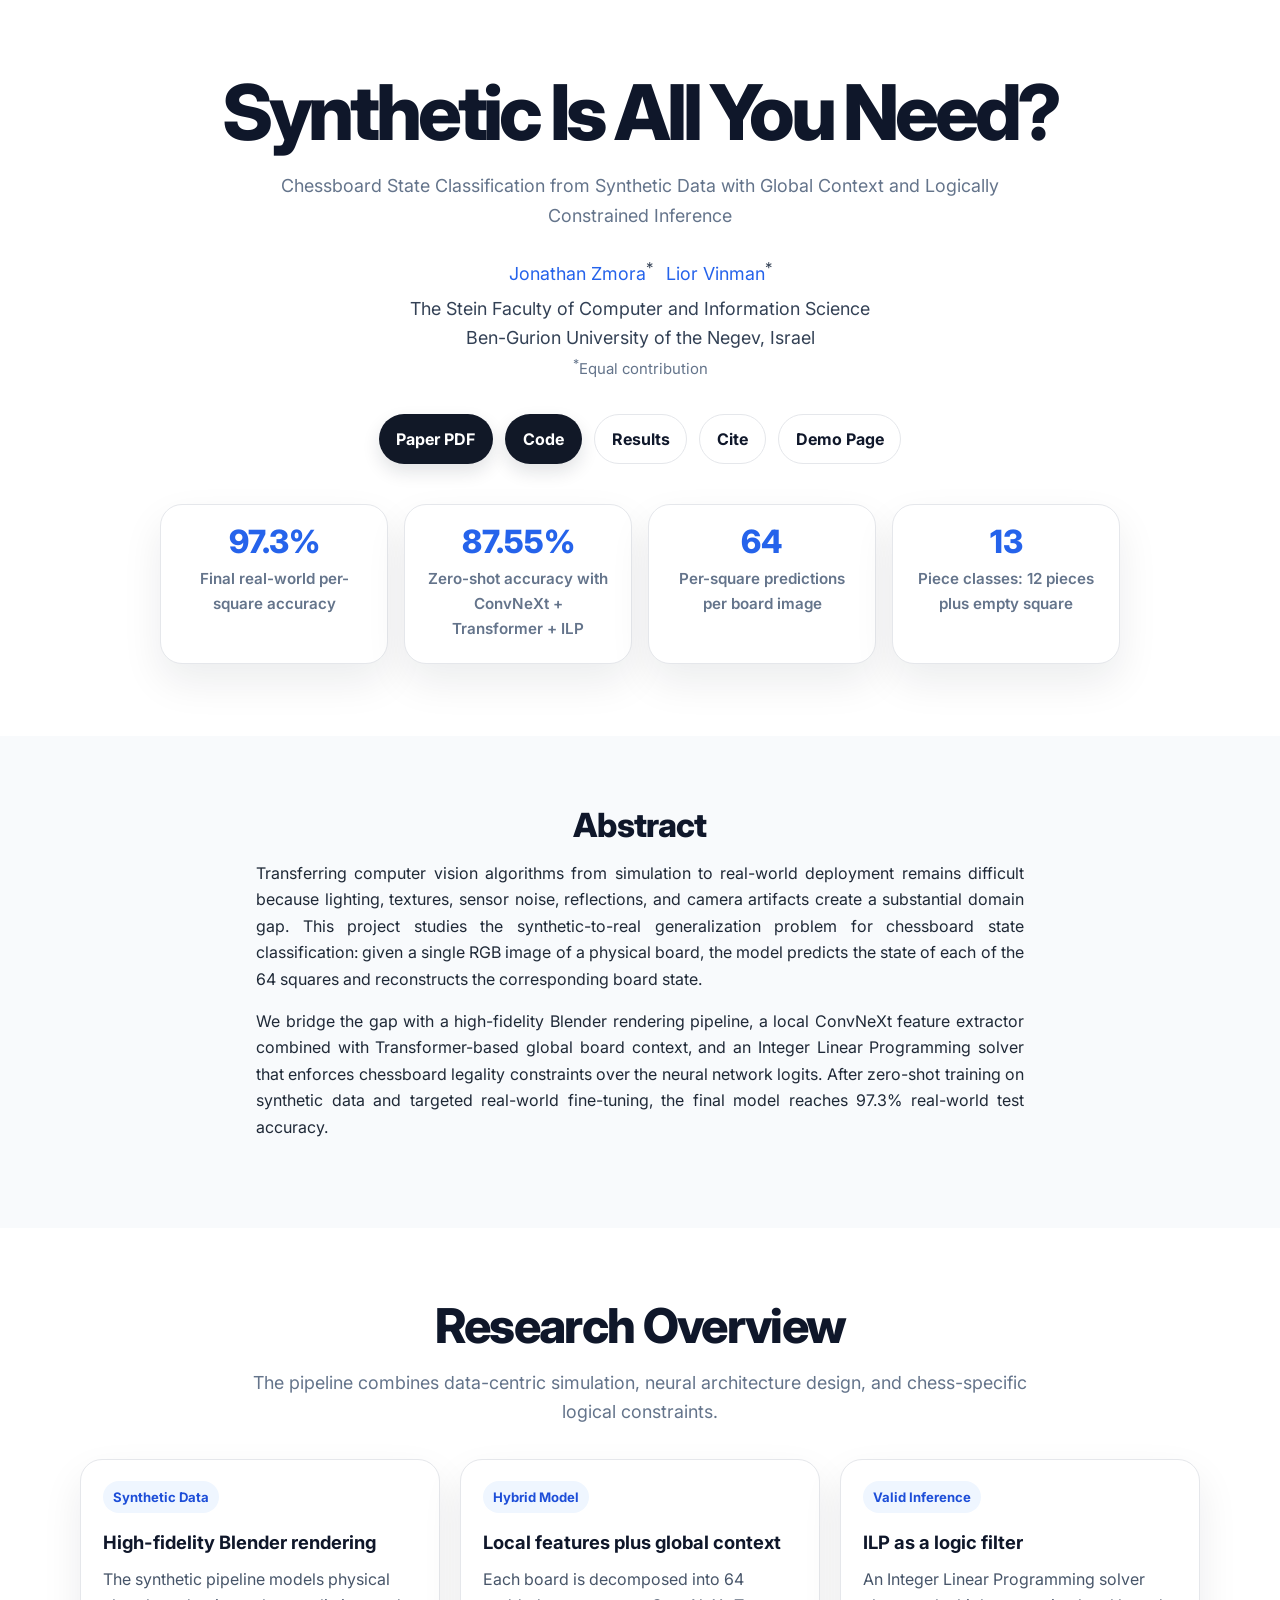
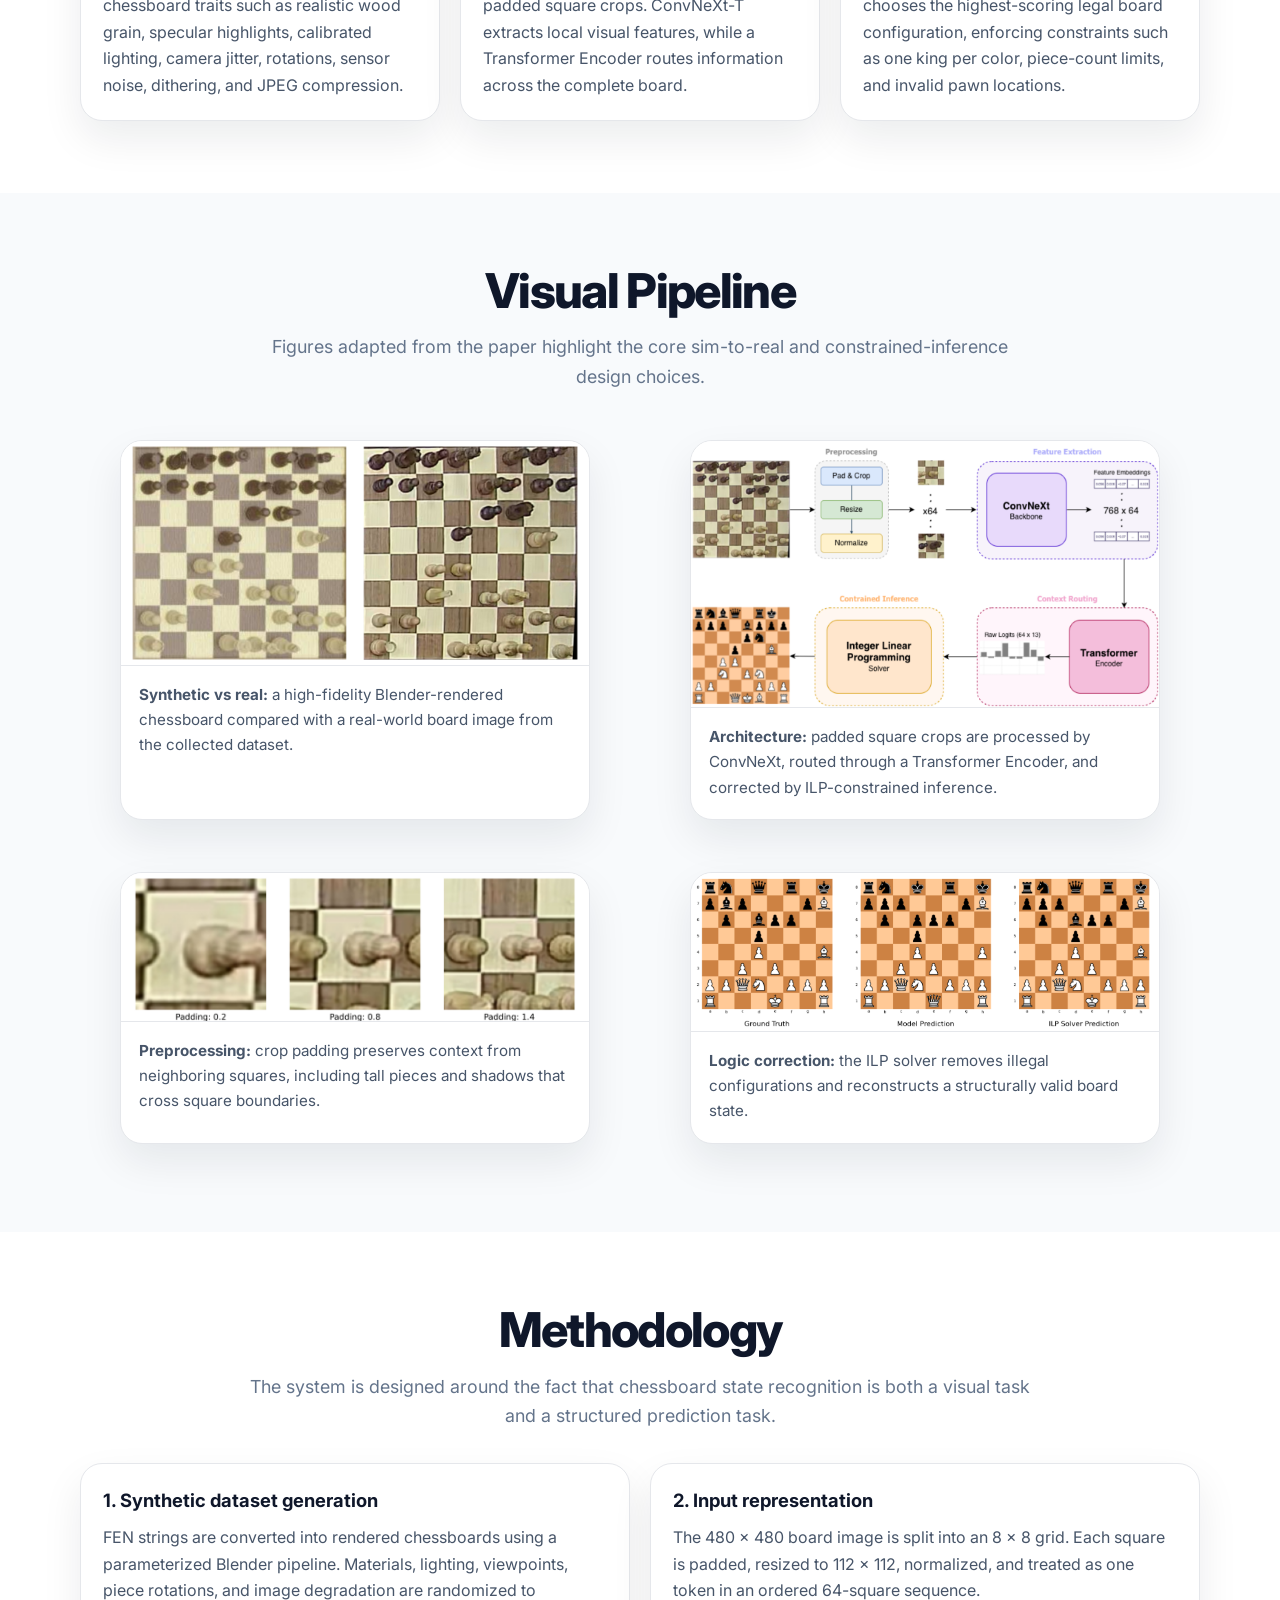
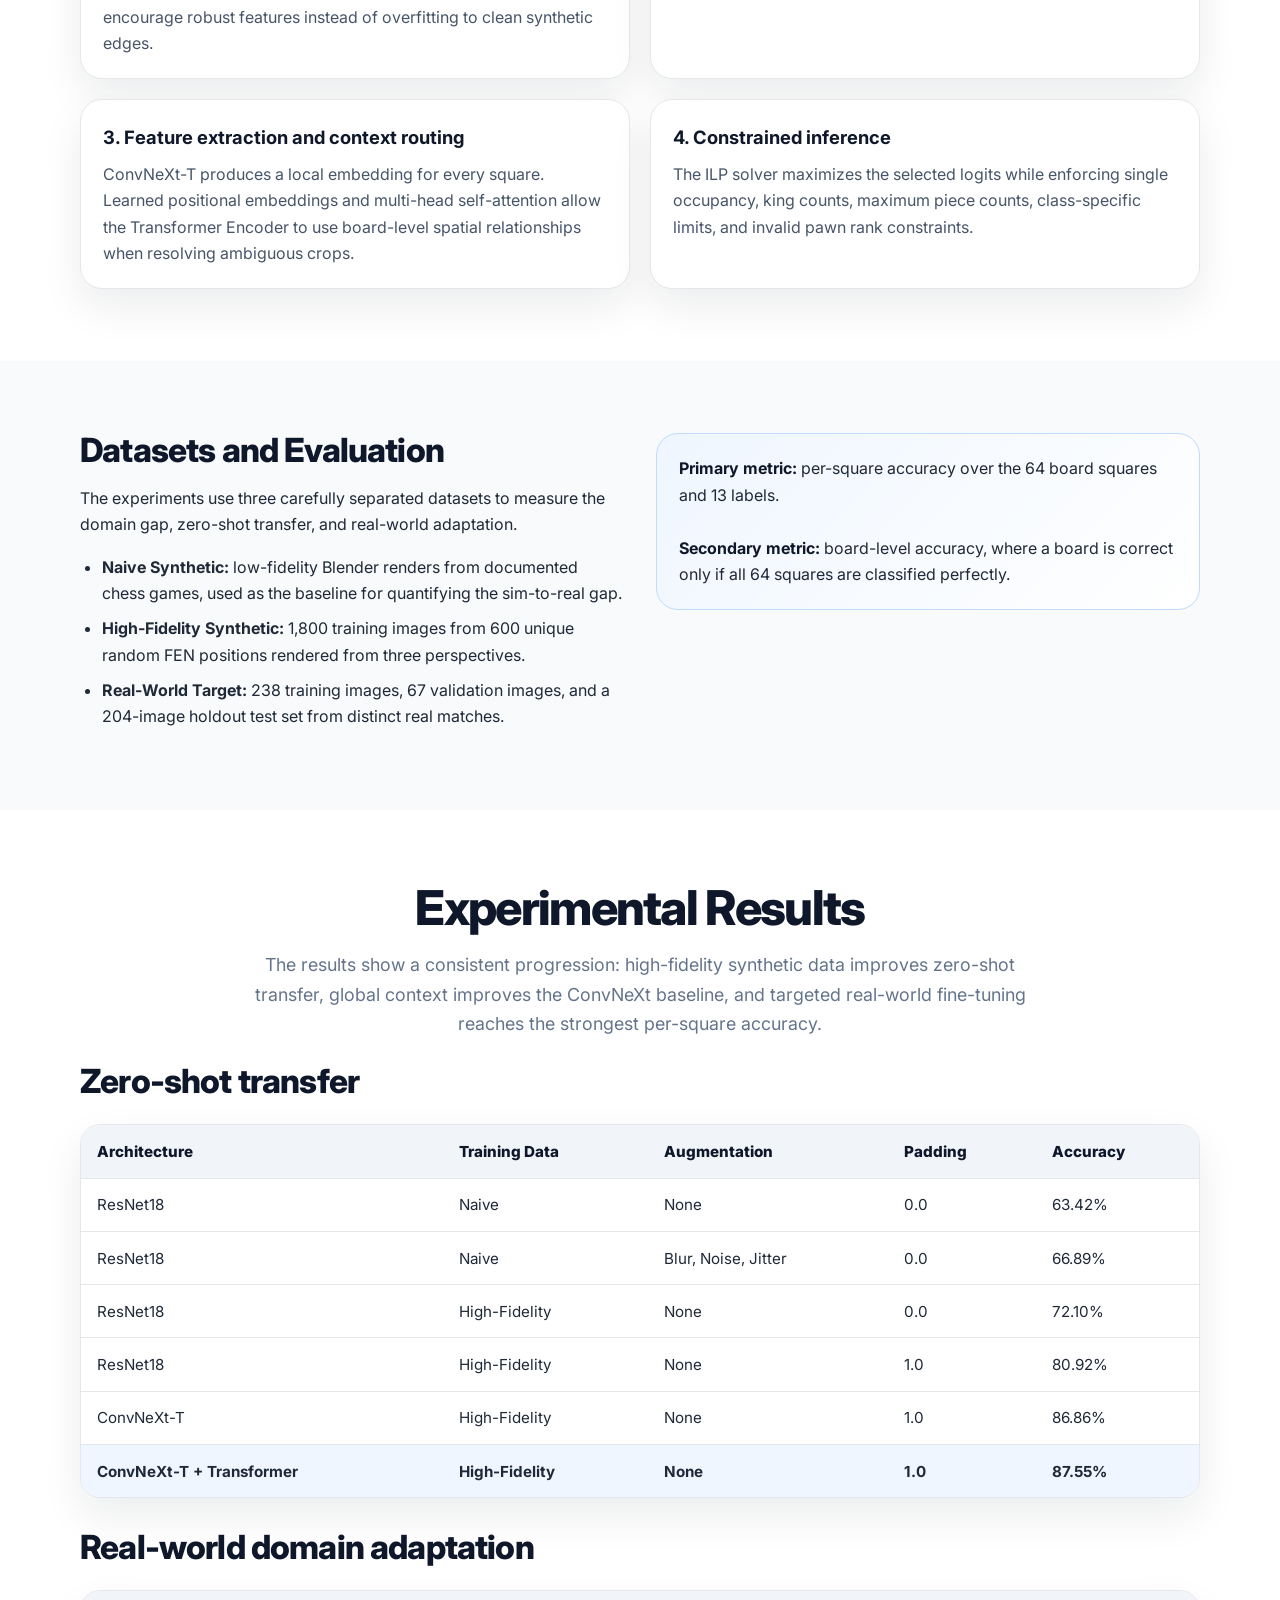
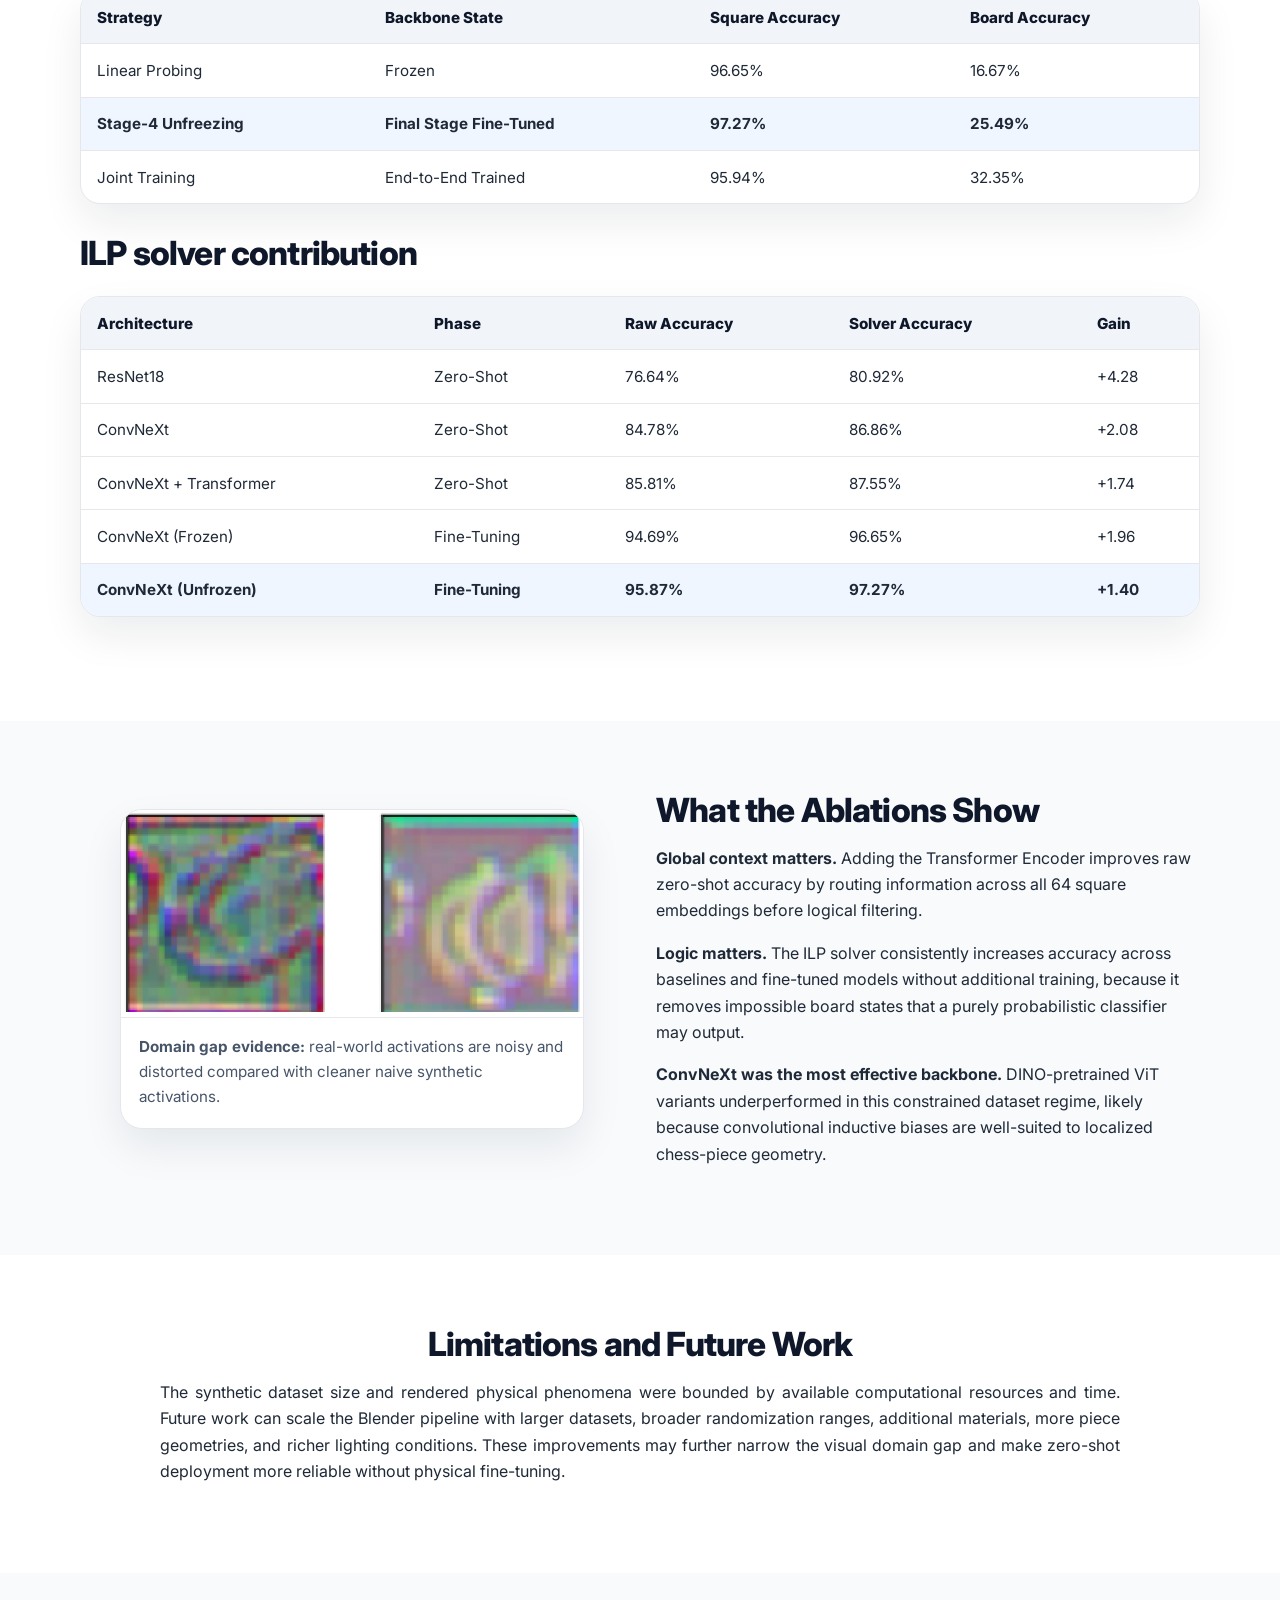
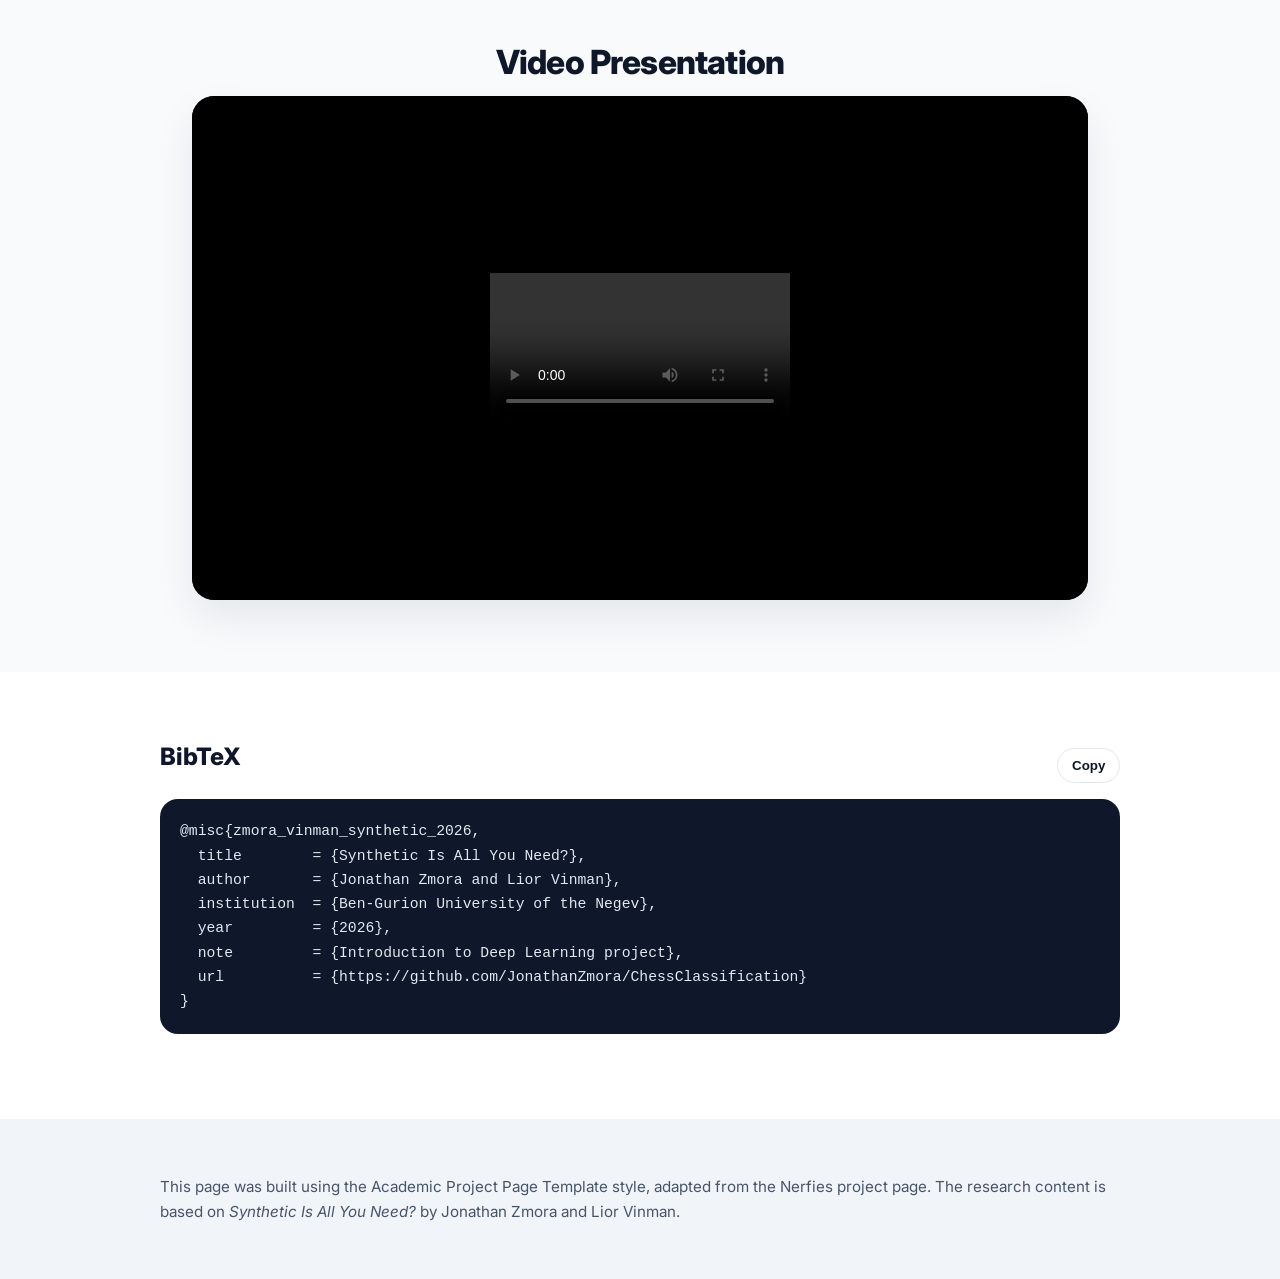
<file: docs/index.html>
<!DOCTYPE html>
<html lang="en">
<head>
  <meta charset="utf-8">
  <meta name="viewport" content="width=device-width, initial-scale=1">
  <meta name="title" content="Synthetic Is All You Need? - Chessboard State Classification">
  <meta name="description" content="A sim-to-real chessboard state classification pipeline using high-fidelity Blender synthetic data, ConvNeXt features, Transformer context routing, and ILP-constrained inference.">
  <meta name="keywords" content="chessboard state classification, synthetic data, sim-to-real, computer vision, ConvNeXt, Transformer Encoder, Integer Linear Programming, FEN, Blender, deep learning">
  <meta name="author" content="Jonathan Zmora, Lior Vinman">
  <meta name="robots" content="index, follow">
  <meta name="language" content="English">

  <meta property="og:type" content="article">
  <meta property="og:site_name" content="Ben-Gurion University of the Negev">
  <meta property="og:title" content="Synthetic Is All You Need?">
  <meta property="og:description" content="High-fidelity synthetic rendering and logically constrained inference for real-world chessboard state classification.">
  <meta property="og:image" content="static/images/social_preview.png">
  <meta property="og:image:width" content="1200">
  <meta property="og:image:height" content="630">
  <meta property="og:image:alt" content="Synthetic Is All You Need? - Research Preview">
  <meta property="article:published_time" content="2026-01-01T00:00:00.000Z">
  <meta property="article:author" content="Jonathan Zmora">
  <meta property="article:author" content="Lior Vinman">
  <meta property="article:section" content="Research">
  <meta property="article:tag" content="Synthetic Data">
  <meta property="article:tag" content="Computer Vision">
  <meta property="article:tag" content="Chessboard State Classification">

  <meta name="twitter:card" content="summary_large_image">
  <meta name="twitter:title" content="Synthetic Is All You Need?">
  <meta name="twitter:description" content="A sim-to-real pipeline for chessboard state classification with high-fidelity synthetic data and ILP-constrained inference.">
  <meta name="twitter:image" content="static/images/social_preview.png">
  <meta name="twitter:image:alt" content="Synthetic Is All You Need? - Research Preview">

  <meta name="citation_title" content="Synthetic Is All You Need?">
  <meta name="citation_author" content="Zmora, Jonathan">
  <meta name="citation_author" content="Vinman, Lior">
  <meta name="citation_publication_date" content="2026">
  <meta name="citation_conference_title" content="Introduction to Deep Learning">
  <meta name="citation_pdf_url" content="static/pdfs/synthetic_is_all_you_need_paper.pdf">
  <meta name="theme-color" content="#2563eb">

  <title>Synthetic Is All You Need? | ChessClassification</title>
  <link rel="icon" type="image/png" href="static/images/favicon.ico">
  <link rel="preconnect" href="https://fonts.googleapis.com">
  <link rel="preconnect" href="https://fonts.gstatic.com" crossorigin>
  <link href="https://fonts.googleapis.com/css2?family=Inter:wght@400;500;600;700;800&display=swap" rel="stylesheet">

  <style>
    :root {
      --bg: #ffffff;
      --text: #1f2937;
      --muted: #64748b;
      --heading: #0f172a;
      --line: #e5e7eb;
      --soft: #f8fafc;
      --soft-blue: #eff6ff;
      --blue: #2563eb;
      --blue-dark: #1d4ed8;
      --dark: #111827;
      --shadow: 0 18px 40px rgba(15, 23, 42, 0.08);
    }

    * { box-sizing: border-box; }
    html { scroll-behavior: smooth; }
    body {
      margin: 0;
      font-family: Inter, -apple-system, BlinkMacSystemFont, "Segoe UI", sans-serif;
      color: var(--text);
      background: var(--bg);
      line-height: 1.65;
    }
    a { color: var(--blue); text-decoration: none; }
    a:hover { color: var(--blue-dark); text-decoration: underline; }
    img { max-width: 100%; display: block; }
    .container { width: min(1120px, calc(100% - 40px)); margin: 0 auto; }
    .is-max-desktop { width: min(960px, calc(100% - 40px)); margin: 0 auto; }
    .section, .hero-body { padding: 4.5rem 0; }
    .hero { background: #fff; }
    .is-light { background: var(--soft); }
    .has-text-centered { text-align: center; }
    .has-text-justified { text-align: justify; }
    .title { color: var(--heading); font-weight: 800; line-height: 1.08; margin: 0 0 1rem; }
    .title.is-1 { font-size: clamp(2.35rem, 7vw, 4.8rem); letter-spacing: -0.055em; }
    .title.is-2 { font-size: clamp(2rem, 4vw, 3rem); letter-spacing: -0.035em; }
    .title.is-3 { font-size: clamp(1.55rem, 2.6vw, 2.1rem); letter-spacing: -0.025em; }
    .subtitle { color: var(--muted); font-size: 1.12rem; max-width: 780px; margin: 0 auto 1.6rem; }
    .publication-title { max-width: 980px; margin-left: auto; margin-right: auto; }
    .publication-authors { font-size: 1.12rem; color: #334155; margin: 0.35rem 0; }
    .author-block { display: inline-block; margin: 0 0.25rem; }
    .eql-cntrb { color: var(--muted); }
    .publication-links { display: flex; flex-wrap: wrap; gap: 0.75rem; justify-content: center; margin-top: 2rem; }
    .button {
      display: inline-flex;
      align-items: center;
      justify-content: center;
      min-height: 42px;
      padding: 0.65rem 1.05rem;
      border-radius: 999px;
      font-weight: 700;
      border: 1px solid transparent;
      box-shadow: 0 8px 18px rgba(15, 23, 42, 0.12);
      transition: transform 0.15s ease, box-shadow 0.15s ease, background 0.15s ease;
    }
    .button:hover { transform: translateY(-1px); text-decoration: none; }
    .is-dark { background: var(--dark); color: #fff; }
    .is-dark:hover { background: #000; color: #fff; }
    .is-light-button { background: #fff; color: var(--heading); border-color: var(--line); box-shadow: none; }
    .columns { display: flex; gap: 2rem; align-items: stretch; }
    .columns.is-centered { justify-content: center; }
    .column { flex: 1; min-width: 0; }
    .column.is-four-fifths { flex: 0 1 80%; }
    .content p { margin-top: 0; }
    .content ul { margin: 1rem 0 0; padding-left: 1.35rem; }
    .content li { margin: 0.55rem 0; }
    .summary-strip {
      display: grid;
      grid-template-columns: repeat(4, minmax(0, 1fr));
      gap: 1rem;
      margin-top: 2.5rem;
    }
    .metric-card, .card {
      background: #fff;
      border: 1px solid var(--line);
      border-radius: 22px;
      box-shadow: var(--shadow);
      padding: 1.35rem;
    }
    .metric-value { color: var(--blue); font-size: 2rem; font-weight: 800; line-height: 1; }
    .metric-label { color: var(--muted); font-weight: 600; margin-top: 0.5rem; font-size: 0.95rem; }
    .overview-grid, .method-grid, .figure-grid {
      display: grid;
      gap: 1.25rem;
      margin-top: 2rem;
    }
    .overview-grid { grid-template-columns: repeat(3, minmax(0, 1fr)); }
    .method-grid { grid-template-columns: repeat(2, minmax(0, 1fr)); }
    .figure-grid { grid-template-columns: repeat(2, minmax(0, 1fr)); }
    .card h3 { color: var(--heading); margin: 0 0 0.55rem; font-size: 1.15rem; }
    .card p { margin: 0; color: #475569; }
    .tag {
      display: inline-flex;
      align-items: center;
      border-radius: 999px;
      background: var(--soft-blue);
      color: var(--blue-dark);
      padding: 0.32rem 0.65rem;
      font-weight: 700;
      font-size: 0.82rem;
      margin-bottom: 0.85rem;
    }
    .figure-card {
      overflow: hidden;
      padding: 0;
    }
    .figure-card img {
      width: 100%;
      background: #fff;
      border-bottom: 1px solid var(--line);
    }
    .figure-caption { padding: 1rem 1.15rem 1.2rem; color: #475569; font-size: 0.95rem; }
    .publication-video {
      position: relative;
      padding-bottom: 56.25%;
      height: 0;
      overflow: hidden;
      border-radius: 22px;
      box-shadow: var(--shadow);
      background: #0f172a;
    }
    .publication-video iframe {
      position: absolute;
      inset: 0;
      width: 100%;
      height: 100%;
    }
    .table-wrap {
      overflow-x: auto;
      background: #fff;
      border: 1px solid var(--line);
      border-radius: 20px;
      box-shadow: var(--shadow);
      margin: 1.5rem 0 2rem;
    }
    table { width: 100%; border-collapse: collapse; font-size: 0.95rem; }
    th, td { padding: 0.85rem 1rem; text-align: left; border-bottom: 1px solid var(--line); vertical-align: top; }
    th { background: #f1f5f9; color: var(--heading); font-weight: 800; }
    tr:last-child td { border-bottom: 0; }
    .highlight-row td { background: #eff6ff; font-weight: 700; }
    .split { display: grid; grid-template-columns: 1fr 1fr; gap: 2rem; align-items: start; }
    .callout {
      background: linear-gradient(135deg, #eff6ff, #ffffff);
      border: 1px solid #bfdbfe;
      border-radius: 22px;
      padding: 1.35rem;
    }
    .callout strong { color: var(--heading); }
    .bibtex-header { display: flex; justify-content: space-between; gap: 1rem; align-items: center; }
    pre {
      white-space: pre-wrap;
      word-break: break-word;
      background: #0f172a;
      color: #e2e8f0;
      border-radius: 18px;
      padding: 1.25rem;
      overflow-x: auto;
    }
    code { font-family: "SFMono-Regular", Consolas, "Liberation Mono", monospace; font-size: 0.92rem; }
    .copy-bibtex-btn {
      border: 1px solid var(--line);
      background: #fff;
      color: var(--heading);
      border-radius: 999px;
      font-weight: 700;
      padding: 0.55rem 0.85rem;
      cursor: pointer;
    }
    .copy-bibtex-btn:hover { background: #f8fafc; }
    .footer { background: #f1f5f9; padding: 2.5rem 0; color: #475569; font-size: 0.95rem; }
    .scroll-to-top {
      position: fixed;
      right: 20px;
      bottom: 20px;
      width: 44px;
      height: 44px;
      border-radius: 50%;
      border: 0;
      color: #fff;
      background: var(--blue);
      box-shadow: var(--shadow);
      cursor: pointer;
      display: none;
      z-index: 20;
    }
    .scroll-to-top.visible { display: block; }
    .tiny-note { color: var(--muted); font-size: 0.92rem; margin-top: 0.75rem; }

    @media (max-width: 900px) {
      .summary-strip, .overview-grid, .method-grid, .figure-grid, .split { grid-template-columns: 1fr; }
      .columns { flex-direction: column; }
      .column.is-four-fifths { flex-basis: auto; }
      .section, .hero-body { padding: 3.2rem 0; }
      .has-text-justified { text-align: left; }
    }
  </style>

  <script type="application/ld+json">
  {
    "@context": "https://schema.org",
    "@type": "ScholarlyArticle",
    "headline": "Synthetic Is All You Need?",
    "description": "A sim-to-real chessboard state classification pipeline using high-fidelity synthetic rendering, ConvNeXt local feature extraction, Transformer context routing, and ILP-constrained inference.",
    "author": [
      {
        "@type": "Person",
        "name": "Jonathan Zmora",
        "affiliation": { "@type": "Organization", "name": "Ben-Gurion University of the Negev" }
      },
      {
        "@type": "Person",
        "name": "Lior Vinman",
        "affiliation": { "@type": "Organization", "name": "Ben-Gurion University of the Negev" }
      }
    ],
    "datePublished": "2026-01-01",
    "publisher": { "@type": "Organization", "name": "Ben-Gurion University of the Negev" },
    "keywords": ["synthetic data", "sim-to-real", "chessboard state classification", "computer vision", "ConvNeXt", "Transformer Encoder", "Integer Linear Programming"],
    "abstract": "This work tackles synthetic-to-real generalization for chessboard state classification. A high-fidelity Blender rendering pipeline improves zero-shot transfer, a ConvNeXt and Transformer architecture combines local square evidence with global board context, and an ILP solver enforces chessboard constraints to reach 97.3% accuracy on real-world test data.",
    "isAccessibleForFree": true,
    "mainEntity": { "@type": "WebPage", "name": "Synthetic Is All You Need?" }
  }
  </script>
</head>
<body>
  <button class="scroll-to-top" onclick="scrollToTop()" title="Scroll to top" aria-label="Scroll to top">↑</button>

  <main id="main-content">
    <section class="hero">
      <div class="hero-body">
        <div class="container is-max-desktop has-text-centered">
          <h1 class="title is-1 publication-title">Synthetic Is All You Need?</h1>
          <p class="subtitle">Chessboard State Classification from Synthetic Data with Global Context and Logically Constrained Inference</p>

          <div class="publication-authors">
            <span class="author-block"><a href="https://github.com/JonathanZmora" target="_blank" rel="noopener">Jonathan Zmora</a><sup>*</sup></span>
            <span class="author-block"><a href="https://github.com/liorvi35" target="_blank" rel="noopener">Lior Vinman</a><sup>*</sup></span>
          </div>
          <div class="publication-authors">
            <span class="author-block">The Stein Faculty of Computer and Information Science<br>Ben-Gurion University of the Negev, Israel</span>
            <span class="eql-cntrb"><small><br><sup>*</sup>Equal contribution</small></span>
          </div>

          <div class="publication-links">
            <a href="static/pdfs/synthetic_is_all_you_need_paper.pdf" target="_blank" rel="noopener" class="external-link button is-dark">Paper PDF</a>
            <a href="https://github.com/JonathanZmora/ChessClassification" target="_blank" rel="noopener" class="external-link button is-dark">Code</a>
            <a href="#results" class="external-link button is-light-button">Results</a>
            <a href="#BibTeX" class="external-link button is-light-button">Cite</a>
			<a href="./app.html" class="external-link button is-light-button">Demo Page</a>
          </div>

          <div class="summary-strip" aria-label="Key results">
            <div class="metric-card">
              <div class="metric-value">97.3%</div>
              <div class="metric-label">Final real-world per-square accuracy</div>
            </div>
            <div class="metric-card">
              <div class="metric-value">87.55%</div>
              <div class="metric-label">Zero-shot accuracy with ConvNeXt + Transformer + ILP</div>
            </div>
            <div class="metric-card">
              <div class="metric-value">64</div>
              <div class="metric-label">Per-square predictions per board image</div>
            </div>
            <div class="metric-card">
              <div class="metric-value">13</div>
              <div class="metric-label">Piece classes: 12 pieces plus empty square</div>
            </div>
          </div>
        </div>
      </div>
    </section>

    <section class="section hero is-light" id="abstract">
      <div class="container is-max-desktop">
        <div class="columns is-centered has-text-centered">
          <div class="column is-four-fifths">
            <h2 class="title is-3">Abstract</h2>
            <div class="content has-text-justified">
              <p>
                Transferring computer vision algorithms from simulation to real-world deployment remains difficult because lighting, textures, sensor noise, reflections, and camera artifacts create a substantial domain gap. This project studies the synthetic-to-real generalization problem for chessboard state classification: given a single RGB image of a physical board, the model predicts the state of each of the 64 squares and reconstructs the corresponding board state.
              </p>
              <p>
                We bridge the gap with a high-fidelity Blender rendering pipeline, a local ConvNeXt feature extractor combined with Transformer-based global board context, and an Integer Linear Programming solver that enforces chessboard legality constraints over the neural network logits. After zero-shot training on synthetic data and targeted real-world fine-tuning, the final model reaches 97.3% real-world test accuracy.
              </p>
            </div>
          </div>
        </div>
      </div>
    </section>

    <section class="section" id="overview">
      <div class="container">
        <div class="has-text-centered">
          <h2 class="title is-2">Research Overview</h2>
          <p class="subtitle">The pipeline combines data-centric simulation, neural architecture design, and chess-specific logical constraints.</p>
        </div>
        <div class="overview-grid">
          <div class="card">
            <span class="tag">Synthetic Data</span>
            <h3>High-fidelity Blender rendering</h3>
            <p>The synthetic pipeline models physical chessboard traits such as realistic wood grain, specular highlights, calibrated lighting, camera jitter, rotations, sensor noise, dithering, and JPEG compression.</p>
          </div>
          <div class="card">
            <span class="tag">Hybrid Model</span>
            <h3>Local features plus global context</h3>
            <p>Each board is decomposed into 64 padded square crops. ConvNeXt-T extracts local visual features, while a Transformer Encoder routes information across the complete board.</p>
          </div>
          <div class="card">
            <span class="tag">Valid Inference</span>
            <h3>ILP as a logic filter</h3>
            <p>An Integer Linear Programming solver chooses the highest-scoring legal board configuration, enforcing constraints such as one king per color, piece-count limits, and invalid pawn locations.</p>
          </div>
        </div>
      </div>
    </section>

    <section class="section hero is-light" id="figures">
      <div class="container">
        <div class="has-text-centered">
          <h2 class="title is-2">Visual Pipeline</h2>
          <p class="subtitle">Figures adapted from the paper highlight the core sim-to-real and constrained-inference design choices.</p>
        </div>
        <div class="figure-grid">
          <figure class="card figure-card">
            <img src="static/images/figure1_synthetic_vs_real.png" alt="Synthetic and real chessboard comparison" loading="lazy">
            <figcaption class="figure-caption"><strong>Synthetic vs	 real:</strong> a high-fidelity Blender-rendered chessboard compared with a real-world board image from the collected dataset.</figcaption>
          </figure>
          <figure class="card figure-card">
            <img src="static/images/figure3_architecture.png" alt="ConvNeXt Transformer ILP architecture" loading="lazy">
            <figcaption class="figure-caption"><strong>Architecture:</strong> padded square crops are processed by ConvNeXt, routed through a Transformer Encoder, and corrected by ILP-constrained inference.</figcaption>
          </figure>
          <figure class="card figure-card">
            <img src="static/images/figure2_crop_padding.png" alt="Crop padding comparison" loading="lazy">
            <figcaption class="figure-caption"><strong>Preprocessing:</strong> crop padding preserves context from neighboring squares, including tall pieces and shadows that cross square boundaries.</figcaption>
          </figure>
          <figure class="card figure-card">
            <img src="static/images/figure4_ilp_solver.png" alt="Predictions before and after ILP solver" loading="lazy">
            <figcaption class="figure-caption"><strong>Logic correction:</strong> the ILP solver removes illegal configurations and reconstructs a structurally valid board state.</figcaption>
          </figure>
        </div>
      </div>
    </section>

    <section class="section" id="method">
      <div class="container">
        <div class="has-text-centered">
          <h2 class="title is-2">Methodology</h2>
          <p class="subtitle">The system is designed around the fact that chessboard state recognition is both a visual task and a structured prediction task.</p>
        </div>
        <div class="method-grid">
          <div class="card">
            <h3>1. Synthetic dataset generation</h3>
            <p>FEN strings are converted into rendered chessboards using a parameterized Blender pipeline. Materials, lighting, viewpoints, piece rotations, and image degradation are randomized to encourage robust features instead of overfitting to clean synthetic edges.</p>
          </div>
          <div class="card">
            <h3>2. Input representation</h3>
            <p>The 480 x 480 board image is split into an 8 x 8 grid. Each square is padded, resized to 112 x 112, normalized, and treated as one token in an ordered 64-square sequence.</p>
          </div>
          <div class="card">
            <h3>3. Feature extraction and context routing</h3>
            <p>ConvNeXt-T produces a local embedding for every square. Learned positional embeddings and multi-head self-attention allow the Transformer Encoder to use board-level spatial relationships when resolving ambiguous crops.</p>
          </div>
          <div class="card">
            <h3>4. Constrained inference</h3>
            <p>The ILP solver maximizes the selected logits while enforcing single occupancy, king counts, maximum piece counts, class-specific limits, and invalid pawn rank constraints.</p>
          </div>
        </div>
      </div>
    </section>

    <section class="section hero is-light" id="datasets">
      <div class="container">
        <div class="split">
          <div>
            <h2 class="title is-3">Datasets and Evaluation</h2>
            <div class="content">
              <p>The experiments use three carefully separated datasets to measure the domain gap, zero-shot transfer, and real-world adaptation.</p>
              <ul>
                <li><strong>Naive Synthetic:</strong> low-fidelity Blender renders from documented chess games, used as the baseline for quantifying the sim-to-real gap.</li>
                <li><strong>High-Fidelity Synthetic:</strong> 1,800 training images from 600 unique random FEN positions rendered from three perspectives.</li>
                <li><strong>Real-World Target:</strong> 238 training images, 67 validation images, and a 204-image holdout test set from distinct real matches.</li>
              </ul>
            </div>
          </div>
          <div class="callout">
            <strong>Primary metric:</strong> per-square accuracy over the 64 board squares and 13 labels.<br><br>
            <strong>Secondary metric:</strong> board-level accuracy, where a board is correct only if all 64 squares are classified perfectly.
          </div>
        </div>
      </div>
    </section>

    <section class="section" id="results">
      <div class="container">
        <div class="has-text-centered">
          <h2 class="title is-2">Experimental Results</h2>
          <p class="subtitle">The results show a consistent progression: high-fidelity synthetic data improves zero-shot transfer, global context improves the ConvNeXt baseline, and targeted real-world fine-tuning reaches the strongest per-square accuracy.</p>
        </div>

        <h3 class="title is-3">Zero-shot transfer</h3>
        <div class="table-wrap">
          <table aria-label="Zero-shot transfer accuracy">
            <thead>
              <tr>
                <th>Architecture</th>
                <th>Training Data</th>
                <th>Augmentation</th>
                <th>Padding</th>
                <th>Accuracy</th>
              </tr>
            </thead>
            <tbody>
              <tr><td>ResNet18</td><td>Naive</td><td>None</td><td>0.0</td><td>63.42%</td></tr>
              <tr><td>ResNet18</td><td>Naive</td><td>Blur, Noise, Jitter</td><td>0.0</td><td>66.89%</td></tr>
              <tr><td>ResNet18</td><td>High-Fidelity</td><td>None</td><td>0.0</td><td>72.10%</td></tr>
              <tr><td>ResNet18</td><td>High-Fidelity</td><td>None</td><td>1.0</td><td>80.92%</td></tr>
              <tr><td>ConvNeXt-T</td><td>High-Fidelity</td><td>None</td><td>1.0</td><td>86.86%</td></tr>
              <tr class="highlight-row"><td>ConvNeXt-T + Transformer</td><td>High-Fidelity</td><td>None</td><td>1.0</td><td>87.55%</td></tr>
            </tbody>
          </table>
        </div>

        <h3 class="title is-3">Real-world domain adaptation</h3>
        <div class="table-wrap">
          <table aria-label="Real-world domain adaptation strategies">
            <thead>
              <tr>
                <th>Strategy</th>
                <th>Backbone State</th>
                <th>Square Accuracy</th>
                <th>Board Accuracy</th>
              </tr>
            </thead>
            <tbody>
              <tr><td>Linear Probing</td><td>Frozen</td><td>96.65%</td><td>16.67%</td></tr>
              <tr class="highlight-row"><td>Stage-4 Unfreezing</td><td>Final Stage Fine-Tuned</td><td>97.27%</td><td>25.49%</td></tr>
              <tr><td>Joint Training</td><td>End-to-End Trained</td><td>95.94%</td><td>32.35%</td></tr>
            </tbody>
          </table>
        </div>

        <h3 class="title is-3">ILP solver contribution</h3>
        <div class="table-wrap">
          <table aria-label="ILP solver performance gains">
            <thead>
              <tr>
                <th>Architecture</th>
                <th>Phase</th>
                <th>Raw Accuracy</th>
                <th>Solver Accuracy</th>
                <th>Gain</th>
              </tr>
            </thead>
            <tbody>
              <tr><td>ResNet18</td><td>Zero-Shot</td><td>76.64%</td><td>80.92%</td><td>+4.28</td></tr>
              <tr><td>ConvNeXt</td><td>Zero-Shot</td><td>84.78%</td><td>86.86%</td><td>+2.08</td></tr>
              <tr><td>ConvNeXt + Transformer</td><td>Zero-Shot</td><td>85.81%</td><td>87.55%</td><td>+1.74</td></tr>
              <tr><td>ConvNeXt (Frozen)</td><td>Fine-Tuning</td><td>94.69%</td><td>96.65%</td><td>+1.96</td></tr>
              <tr class="highlight-row"><td>ConvNeXt (Unfrozen)</td><td>Fine-Tuning</td><td>95.87%</td><td>97.27%</td><td>+1.40</td></tr>
            </tbody>
          </table>
        </div>
      </div>
    </section>

    <section class="section hero is-light" id="domain-gap">
      <div class="container">
        <div class="split">
          <figure class="card figure-card">
            <img src="static/images/figure5_feature_maps.png" alt="Feature maps showing sim-to-real domain gap" loading="lazy">
            <figcaption class="figure-caption"><strong>Domain gap evidence:</strong> real-world activations are noisy and distorted compared with cleaner naive synthetic activations.</figcaption>
          </figure>
          <div>
            <h2 class="title is-3">What the Ablations Show</h2>
            <div class="content">
              <p><strong>Global context matters.</strong> Adding the Transformer Encoder improves raw zero-shot accuracy by routing information across all 64 square embeddings before logical filtering.</p>
              <p><strong>Logic matters.</strong> The ILP solver consistently increases accuracy across baselines and fine-tuned models without additional training, because it removes impossible board states that a purely probabilistic classifier may output.</p>
              <p><strong>ConvNeXt was the most effective backbone.</strong> DINO-pretrained ViT variants underperformed in this constrained dataset regime, likely because convolutional inductive biases are well-suited to localized chess-piece geometry.</p>
            </div>
          </div>
        </div>
      </div>
    </section>

    <section class="section" id="limitations">
      <div class="container is-max-desktop">
        <h2 class="title is-3 has-text-centered">Limitations and Future Work</h2>
        <div class="content has-text-justified">
          <p>
            The synthetic dataset size and rendered physical phenomena were bounded by available computational resources and time. Future work can scale the Blender pipeline with larger datasets, broader randomization ranges, additional materials, more piece geometries, and richer lighting conditions. These improvements may further narrow the visual domain gap and make zero-shot deployment more reliable without physical fine-tuning.
          </p>
        </div>
      </div>
    </section>

    <section class="hero is-small is-light" id="video">
      <div class="hero-body">
        <div class="container has-text-centered">
          <h2 class="title is-3">Video Presentation</h2>
          <div class="columns is-centered">
            <div class="column is-four-fifths">
              <div class="publication-video">
                <iframe src="static/videos/chess_classification_poc.mp4" title="Synthetic Is All You Need video presentation" frameborder="0" allow="accelerometer; autoplay; clipboard-write; encrypted-media; gyroscope; picture-in-picture; web-share" allowfullscreen></iframe>
              </div>
            </div>
          </div>
        </div>
      </div>
    </section>

    <section class="section" id="BibTeX">
      <div class="container is-max-desktop content">
        <div class="bibtex-header">
          <h2 class="title">BibTeX</h2>
          <button class="copy-bibtex-btn" onclick="copyBibTeX()" title="Copy BibTeX to clipboard"><span class="copy-text">Copy</span></button>
        </div>
        <pre id="bibtex-code"><code>@misc{zmora_vinman_synthetic_2026,
  title        = {Synthetic Is All You Need?},
  author       = {Jonathan Zmora and Lior Vinman},
  institution  = {Ben-Gurion University of the Negev},
  year         = {2026},
  note         = {Introduction to Deep Learning project},
  url          = {https://github.com/JonathanZmora/ChessClassification}
}</code></pre>
      </div>
    </section>
  </main>

  <footer class="footer">
    <div class="container is-max-desktop">
      <p>
        This page was built using the Academic Project Page Template style, adapted from the Nerfies project page. The research content is based on <em>Synthetic Is All You Need?</em> by Jonathan Zmora and Lior Vinman.
      </p>
    </div>
  </footer>

  <script>
    function scrollToTop() {
      window.scrollTo({ top: 0, behavior: "smooth" });
    }
    window.addEventListener("scroll", function () {
      var button = document.querySelector(".scroll-to-top");
      if (window.scrollY > 480) {
        button.classList.add("visible");
      } else {
        button.classList.remove("visible");
      }
    });
    function copyBibTeX() {
      var code = document.getElementById("bibtex-code").innerText;
      navigator.clipboard.writeText(code).then(function () {
        var label = document.querySelector(".copy-text");
        var original = label.textContent;
        label.textContent = "Copied";
        setTimeout(function () { label.textContent = original; }, 1800);
      });
    }
  </script>
</body>
</html>
</file>
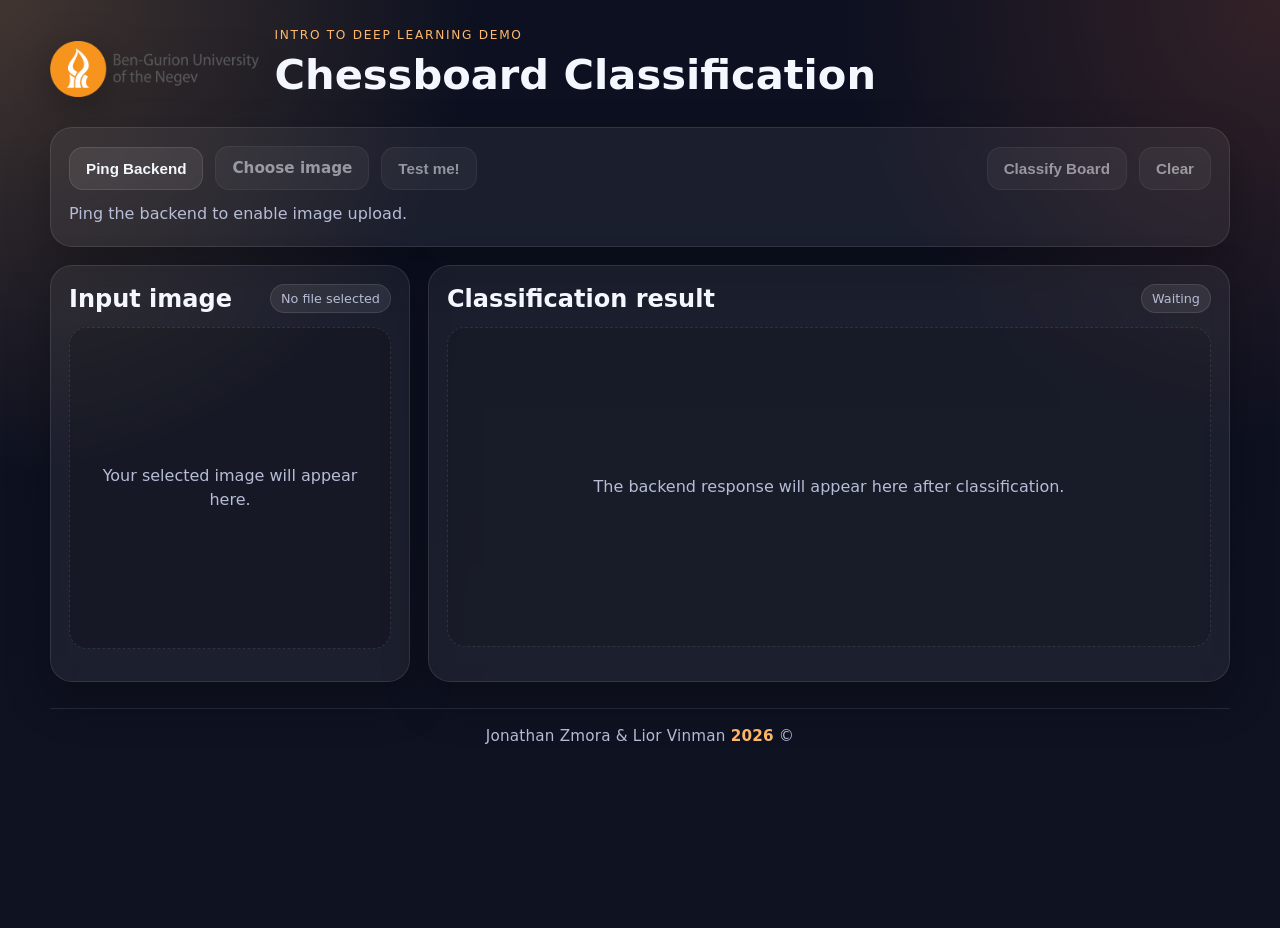
<file: docs/app.html>
<!DOCTYPE html>
<html lang="en">
<head>
  <meta charset="utf-8" />
  <meta name="viewport" content="width=device-width, initial-scale=1" />
  <title>Chessboard Classification</title>
  <link rel="icon" href="./static/images/favicon.ico" type="image/x-icon">
  <link rel="stylesheet" href="static/css/app.css" />
  <style>
    #boardGrid.rendered-board-container {
      display: flex !important;
      grid-template-columns: none !important;
      align-items: center;
      justify-content: center;
      min-height: 320px;
      padding: 12px;
    }

    #boardGrid .rendered-board-image {
      display: block;
      width: min(100%, 520px);
      max-height: 70vh;
      object-fit: contain;
      border-radius: 14px;
      box-shadow: 0 12px 30px rgba(0, 0, 0, 0.18);
      background: #fff;
    }
  </style>
</head>
<body>
  <div class="wrap">
    <header class="hero">
      <div class="hero-left">
        <img class="hero-logo" src="./static/images/eng-logo.png" alt="Ben-Gurion University of the Negev logo" />
        <div>
          <p class="eyebrow">Intro to Deep Learning Demo</p>
          <h1>Chessboard Classification</h1>
        </div>
      </div>
    </header>

    <section class="toolbar card">
      <div class="toolbar-left">
        <button id="pingBtn" type="button">Ping Backend</button>
        <label class="file-picker disabled" for="fileInput" aria-disabled="true">
          <span>Choose image</span>
          <input id="fileInput" type="file" accept="image/*" disabled />
        </label>
        <button id="testBtn" type="button" disabled>Test me!</button>
      </div>
      <div class="toolbar-right">
        <button id="sendBtn" type="button" disabled>Classify Board</button>
        <button id="clearBtn" type="button" disabled>Clear</button>
      </div>
      <div id="status" class="status">Ping the backend to enable image upload.</div>
    </section>

    <section class="grid">
      <article class="card">
        <div class="card-head">
          <h2>Input image</h2>
          <span class="badge" id="inputBadge">No file selected</span>
        </div>
        <div class="preview-box">
          <img id="inputPreview" alt="Uploaded chessboard preview" />
          <div id="inputPlaceholder" class="placeholder">Your selected image will appear here.</div>
        </div>
        <div id="inputMeta" class="meta"></div>
      </article>

      <article class="card result-card">
        <div class="card-head">
          <h2>Classification result</h2>
          <span class="badge" id="resultBadge">Waiting</span>
        </div>

        <div id="resultPlaceholder" class="placeholder large-placeholder">
          <div id="resultMessage">The backend response will appear here after classification.</div>
          <div id="loadingWrap" class="loading hidden" aria-live="polite" aria-busy="true">
            <div class="spinner" aria-hidden="true"></div>
            <div class="loading-text">Classifying...</div>
          </div>
        </div>

        <div id="resultContent" class="result-content hidden">
          <div class="summary-grid single">
            <div class="summary-item">
              <span class="label">FEN</span>
              <div class="copy-wrap copy-wrap--fen">
                <button id="copyFenBtn" class="copy-btn" type="button" title="Copy" aria-label="Copy FEN">⧉</button>
                <code id="fenValue" class="multiline-code" tabindex="0"></code>
              </div>
            </div>
          </div>

          <div class="board-wrap">
            <div class="board-header">
              <h3>Rendered board</h3>
            </div>
            <div id="boardGrid" class="board-grid rendered-board-container" aria-label="Classified chess board image"></div>
          </div>

          <div class="raw-grid">
            <div>
              <h3>Numeric board (8×8)</h3>
              <div class="copy-wrap">
                <button id="copyBoardBtn" class="copy-btn" type="button" title="Copy" aria-label="Copy numeric board">⧉</button>
                <pre id="boardJson" class="code-block" tabindex="0"></pre>
              </div>
            </div>
            <div>
              <h3>Piece counts</h3>
              <div id="pieceCounts" class="counts"></div>
            </div>
          </div>
        </div>
      </article>
    </section>

    <footer class="footer" role="contentinfo">
      <p>Jonathan Zmora &amp; Lior Vinman <span class="footer-year">2026</span> ©</p>
    </footer>

  </div>

  <script src="static/js/app.js"></script>
</body>
</html>
</file>
<file: docs/static/css/app.css>
:root {
  --bg: #0f1221;
  --bg-soft: #171b2f;
  --card: rgba(255, 255, 255, 0.06);
  --card-border: rgba(255, 255, 255, 0.1);
  --text: #f5f7ff;
  --muted: #b7bdd6;
  --accent: #ffb86b;
  --accent-soft: rgba(255, 184, 107, 0.18);
  --ok: #7ee787;
  --bad: #ff7b7b;
  --light-square: #f7d9b1;
  --dark-square: #c56a2a;
  --empty: rgba(255, 255, 255, 0.24);
  --shadow: 0 18px 45px rgba(0, 0, 0, 0.28);
}

* {
  box-sizing: border-box;
}

body {
  margin: 0;
  min-height: 100vh;
  font-family: Inter, system-ui, -apple-system, BlinkMacSystemFont, "Segoe UI", sans-serif;
  background:
    radial-gradient(circle at top left, rgba(255, 184, 107, 0.22), transparent 30%),
    radial-gradient(circle at top right, rgba(255, 124, 77, 0.16), transparent 28%),
    linear-gradient(180deg, #0c1020 0%, var(--bg) 100%);
  color: var(--text);
}

.wrap {
  width: min(1180px, calc(100% - 32px));
  margin: 28px auto 40px;
}

.hero {
  display: flex;
  justify-content: space-between;
  gap: 20px;
  align-items: flex-start;
  margin-bottom: 18px;
}

.hero-left {
  display: flex;
  gap: 16px;
  align-items: center;
}

.hero-logo {
  height: 56px;
  width: auto;
  display: block;
  filter: drop-shadow(0 10px 20px rgba(0, 0, 0, 0.35));
}

.eyebrow {
  margin: 0 0 8px;
  text-transform: uppercase;
  letter-spacing: 0.14em;
  font-size: 0.76rem;
  color: var(--accent);
}

h1,
h2,
h3,
p {
  margin: 0;
}

h1 {
  font-size: clamp(1.8rem, 2vw + 1rem, 2.6rem);
  margin-bottom: 10px;
}

.card {
  background: var(--card);
  border: 1px solid var(--card-border);
  border-radius: 22px;
  padding: 18px;
  backdrop-filter: blur(10px);
  box-shadow: var(--shadow);
}

.toolbar {
  display: grid;
  grid-template-columns: 1fr auto;
  gap: 14px;
  align-items: center;
  margin-bottom: 18px;
}

.toolbar-left,
.toolbar-right {
  display: flex;
  gap: 12px;
  flex-wrap: wrap;
  align-items: center;
}

button,
.file-picker {
  border: 1px solid var(--card-border);
  background: rgba(255, 255, 255, 0.08);
  color: var(--text);
  border-radius: 14px;
  font-size: 0.95rem;
  font-weight: 700;
  padding: 12px 16px;
}

button {
  cursor: pointer;
}

button:hover,
.file-picker:hover {
  background: rgba(255, 255, 255, 0.12);
}

button:disabled {
  cursor: not-allowed;
  opacity: 0.55;
}

.file-picker.disabled {
  cursor: not-allowed;
  opacity: 0.55;
}

.file-picker.disabled,
.file-picker.disabled span,
.file-picker.disabled input {
  cursor: not-allowed;
}

.file-picker.disabled input {
  pointer-events: none;
}

.file-picker.disabled:hover {
  background: rgba(255, 255, 255, 0.12);
}

.file-picker {
  position: relative;
  overflow: hidden;
  display: inline-flex;
  align-items: center;
  cursor: pointer;
}

.file-picker input {
  position: absolute;
  inset: 0;
  opacity: 0;
  cursor: pointer;
}

.status {
  grid-column: 1 / -1;
  color: var(--muted);
  min-height: 24px;
}

.status.ok {
  color: var(--ok);
}

.status.bad {
  color: var(--bad);
}

.grid {
  display: grid;
  grid-template-columns: 360px 1fr;
  gap: 18px;
}

.card-head {
  display: flex;
  justify-content: space-between;
  gap: 14px;
  align-items: center;
  margin-bottom: 14px;
}

.badge {
  border-radius: 999px;
  padding: 6px 10px;
  font-size: 0.8rem;
  color: var(--muted);
  background: rgba(255, 255, 255, 0.08);
  border: 1px solid var(--card-border);
}

.preview-box {
  aspect-ratio: 1 / 1;
  border-radius: 18px;
  border: 1px dashed var(--card-border);
  background: rgba(0, 0, 0, 0.18);
  display: grid;
  place-items: center;
  overflow: hidden;
}

.preview-box img {
  display: none;
  width: 100%;
  height: 100%;
  object-fit: contain;
}

.placeholder {
  text-align: center;
  color: var(--muted);
  padding: 18px;
  line-height: 1.5;
}

.large-placeholder {
  min-height: 320px;
  display: grid;
  place-items: center;
  border: 1px dashed var(--card-border);
  border-radius: 18px;
  background: rgba(0, 0, 0, 0.12);
}

.loading {
  display: grid;
  place-items: center;
  gap: 14px;
}

.spinner {
  width: 48px;
  height: 48px;
  border-radius: 50%;
  border: 4px solid rgba(255, 255, 255, 0.18);
  border-top-color: var(--accent);
  animation: spin 0.9s linear infinite;
  filter: drop-shadow(0 6px 16px rgba(0, 0, 0, 0.25));
}

.loading-text {
  color: var(--muted);
  font-weight: 800;
  letter-spacing: 0.02em;
}

@keyframes spin {
  to {
    transform: rotate(360deg);
  }
}

.meta {
  margin-top: 14px;
  display: grid;
  gap: 8px;
  color: var(--muted);
  font-size: 0.93rem;
}

.hidden {
  display: none !important;
}

.result-content {
  display: grid;
  gap: 18px;
}

.summary-grid {
  display: grid;
  grid-template-columns: 1fr;
  gap: 14px;
}

.summary-item {
  border: 1px solid var(--card-border);
  border-radius: 18px;
  padding: 14px;
  background: rgba(255, 255, 255, 0.04);
}

.label {
  display: inline-block;
  margin-bottom: 10px;
  color: var(--muted);
  font-size: 0.82rem;
  text-transform: uppercase;
  letter-spacing: 0.08em;
}

code,
.code-block {
  font-family: ui-monospace, SFMono-Regular, Menlo, Monaco, Consolas, "Liberation Mono", monospace;
}

code {
  padding: 0.18rem 0.42rem;
  border-radius: 8px;
  background: rgba(255, 255, 255, 0.08);
}

.multiline-code {
  display: block;
  padding: 10px 12px;
  white-space: pre-wrap;
  line-break: anywhere;
}

.board-wrap {
  border: 1px solid var(--card-border);
  border-radius: 18px;
  padding: 14px;
  background: rgba(255, 255, 255, 0.04);
}

.board-header {
  display: flex;
  justify-content: space-between;
  gap: 12px;
  align-items: center;
  margin-bottom: 14px;
}

.legend {
  display: flex;
  gap: 12px;
  flex-wrap: wrap;
  color: var(--muted);
  font-size: 0.88rem;
}

.legend-dot {
  display: inline-block;
  width: 10px;
  height: 10px;
  border-radius: 50%;
  margin-right: 6px;
}

.legend-dot.filled {
  background: var(--accent);
}

.legend-dot.empty {
  background: var(--empty);
}

.board-grid {
  display: grid;
  grid-template-columns: repeat(8, minmax(0, 1fr));
  border-radius: 14px;
  overflow: hidden;
  border: 1px solid rgba(255, 184, 107, 0.42);
}

.square {
  aspect-ratio: 1 / 1;
  position: relative;
  display: grid;
  place-items: center;
  padding: 4px;
  color: rgba(28, 12, 6, 0.92);
}

.square.light {
  background: var(--light-square);
}

.square.dark {
  background: var(--dark-square);
}

.square-piece {
  font-size: clamp(1.25rem, 2vw, 2rem);
  line-height: 1;
  filter: drop-shadow(0 2px 1px rgba(0, 0, 0, 0.35));
}

.square-value,
.square-coord {
  position: absolute;
  font-size: 0.68rem;
  font-weight: 800;
  opacity: 0.84;
}

.square-value {
  right: 6px;
  bottom: 4px;
}

.square-coord {
  left: 6px;
  top: 4px;
}

.square.empty .square-piece {
  width: 10px;
  height: 10px;
  border-radius: 50%;
  background: rgba(255, 255, 255, 0.28);
}

.raw-grid {
  display: grid;
  grid-template-columns: 1fr 320px;
  gap: 14px;
}

.code-block {
  margin: 0;
  padding: 14px;
  border-radius: 18px;
  background: rgba(0, 0, 0, 0.26);
  border: 1px solid var(--card-border);
  color: #dfe6ff;
  font-size: 0.92rem;
  overflow: auto;
}

.copy-wrap {
  position: relative;
}

.copy-wrap--fen .multiline-code {
  padding-right: 54px;
}

.copy-wrap .code-block {
  padding-top: 52px;
}

.copy-btn {
  position: absolute;
  top: 10px;
  right: 10px;
  width: 38px;
  height: 38px;
  padding: 0;
  border-radius: 14px;
  display: grid;
  place-items: center;
  font-size: 1.05rem;
  line-height: 1;
  opacity: 0;
  transform: translateY(-2px);
  transition: opacity 160ms ease, transform 160ms ease, background 160ms ease;
}

.copy-wrap:hover .copy-btn,
.copy-btn:focus-visible {
  opacity: 1;
  transform: translateY(0);
}

.copy-btn.copied {
  border-color: rgba(126, 231, 135, 0.6);
}

@media (hover: none) {
  .copy-btn {
    opacity: 1;
    transform: none;
  }
}

.counts {
  display: grid;
  gap: 10px;
}

.count-item {
  display: flex;
  justify-content: space-between;
  gap: 10px;
  align-items: center;
  padding: 11px 12px;
  border-radius: 14px;
  background: rgba(255, 255, 255, 0.05);
  border: 1px solid var(--card-border);
}

.count-item span:first-child {
  color: var(--muted);
}

@media (max-width: 980px) {
  .hero,
  .toolbar,
  .grid,
  .raw-grid {
    grid-template-columns: 1fr;
    display: grid;
  }
}


/* Footer credits */
.footer {
  margin-top: 26px;
  padding-top: 18px;
  border-top: 1px solid var(--card-border);
  text-align: center;
  color: var(--muted);
  font-size: 0.95rem;
}

.footer p {
  margin: 0;
  letter-spacing: 0.2px;
}

.footer-year {
  color: var(--accent);
  font-weight: 600;
}
</file>
